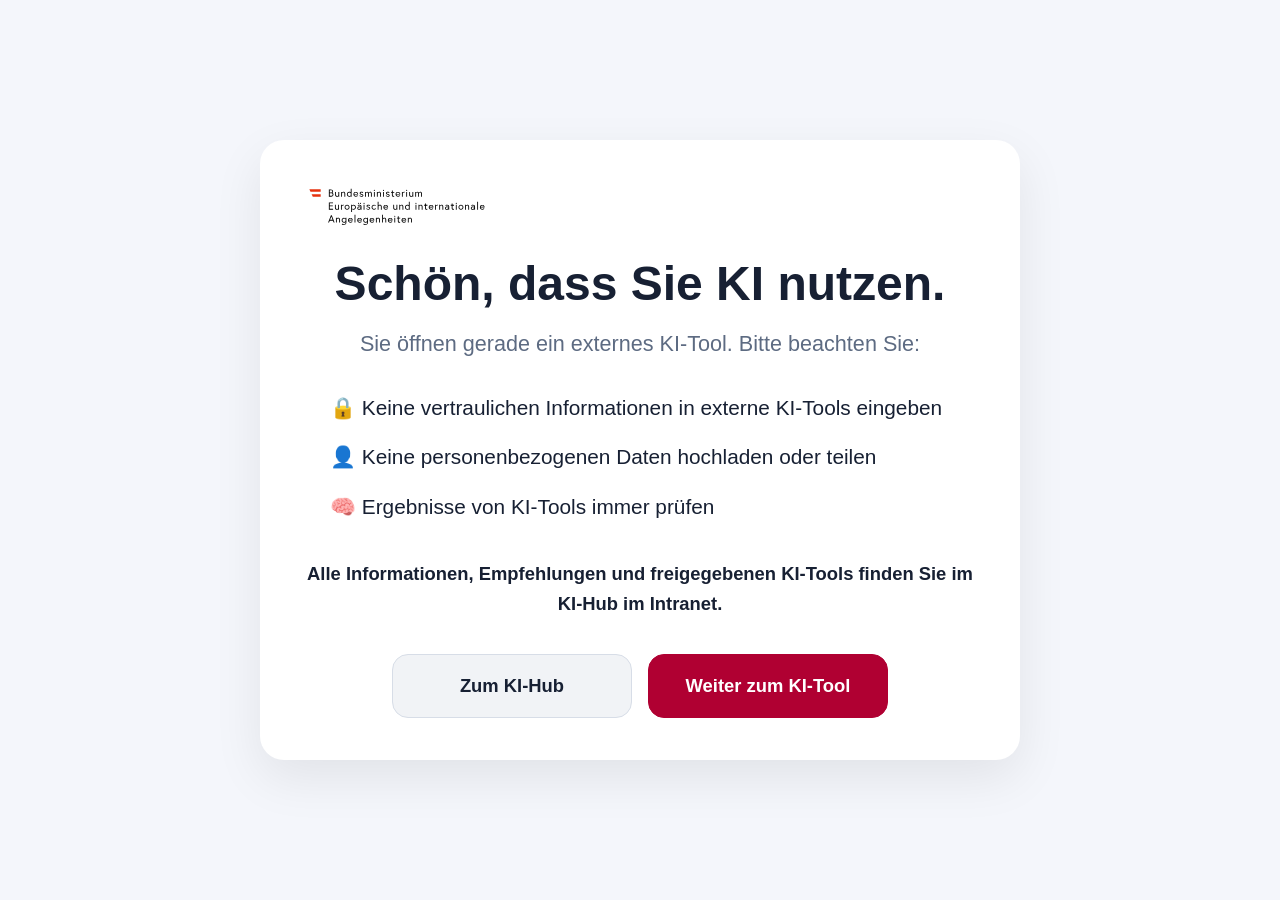
<file: index.html>
<!DOCTYPE html>
<html lang="de">
<head>
    <meta charset="UTF-8">
    <meta name="viewport" content="width=device-width, initial-scale=1.0">
    <title>Hinweis zu externen KI-Tools</title>

    <link rel="stylesheet" href="style.css">
</head>
<body>

<main class="box">

    <div class="logo">
        <img src="logo_bmeia.svg" alt="BMEIA">
    </div>

    <h1>Schön, dass Sie KI nutzen.</h1>

    <p class="note">
        Sie öffnen gerade ein externes KI-Tool. Bitte beachten Sie:
    </p>

    <div class="rules">

        <div class="rule">
            🔒 Keine vertraulichen Informationen in externe KI-Tools eingeben
        </div>

        <div class="rule">
            👤 Keine personenbezogenen Daten hochladen oder teilen
        </div>

        <div class="rule">
            🧠 Ergebnisse von KI-Tools immer prüfen
        </div>

    </div>

    <p class="info">
        Alle Informationen, Empfehlungen und freigegebenen KI-Tools finden Sie im KI-Hub im Intranet.
    </p>

    <div class="buttons">

        <a href="#" class="btn btn-hub">
            Zum KI-Hub
        </a>

        <a href="#" class="btn btn-tool">
            Weiter zum KI-Tool
        </a>

    </div>

</main>

</body>
</html>
</file>
<file: style.css>
:root {
    --text: #172033;
    --muted: #5d6b82;
    --border: #dfe6f1;

    /* BMEIA Rot */
    --bmeia-red: #b00032;
    --bmeia-red-hover: #92002a;

    --light-grey: #f1f3f6;
    --light-grey-hover: #e7ebf0;
}

* {
    margin: 0;
    padding: 0;
    box-sizing: border-box;
}

body {
    font-family: "Source Sans Pro", Arial, sans-serif;

    background: #f4f6fb;
    color: var(--text);

    min-height: 100vh;

    display: flex;
    align-items: center;
    justify-content: center;

    padding: 24px;
}

.box {
    width: 100%;
    max-width: 760px;

    background: white;

    border-radius: 24px;

    padding: 42px;

    box-shadow: 0 18px 50px rgba(0,0,0,0.08);
}

.logo {
    text-align: left;
    margin-bottom: 28px;
}

.logo img {
    height: 48px;
    width: auto;
    display: block;
}

h1 {
    font-size: 3rem;
    font-weight: 700;

    line-height: 1.1;

    text-align: center;

    margin-bottom: 20px;
}

.note {
    text-align: center;

    font-size: 1.35rem;
    color: var(--muted);

    margin-bottom: 30px;
}

.attention {
    text-align: center;

    font-size: 1.35rem;
    font-weight: 700;

    margin-bottom: 24px;

    color: var(--text);
}

.rules {
    max-width: 620px;

        margin: 24px auto 32px auto;

    text-align: left;
}

.rule {
    font-size: 1.3rem;
    line-height: 2;

    margin-bottom: 8px;
}

.info {
    text-align: center;

    font-size: 1.15rem;
    line-height: 1.6;

    font-weight: 600;

    margin-bottom: 36px;
}

.buttons {
    display: flex;
    justify-content: center;
    gap: 16px;

    flex-wrap: wrap;
}

.btn {
    min-width: 240px;
    min-height: 64px;

    padding: 18px 28px;

    border-radius: 16px;

    text-decoration: none;

    font-size: 1.15rem;
    font-weight: 700;

    display: flex;
    align-items: center;
    justify-content: center;

    transition: all 0.2s ease;
}

/* KI-Hub */

.btn-hub {
    background: var(--light-grey);

    color: var(--text);

    border: 1px solid #d7dde7;
}

.btn-hub:hover {
    background: var(--light-grey-hover);
}

/* Weiter zum Tool */

.btn-tool {
    background-color: var(--bmeia-red);

    color: white;

    border: 1px solid var(--bmeia-red);
}

.btn-tool:hover {
    background-color: var(--bmeia-red-hover);

    border-color: var(--bmeia-red-hover);
}

@media (max-width: 700px) {

    .box {
        padding: 32px 24px;
    }

    .logo img {
        height: 42px;
    }

    h1 {
        font-size: 2.3rem;
    }

    .note,
    .attention,
    .rule {
        font-size: 1.15rem;
    }

    .btn {
        width: 100%;
        min-width: unset;
    }
}
</file>
